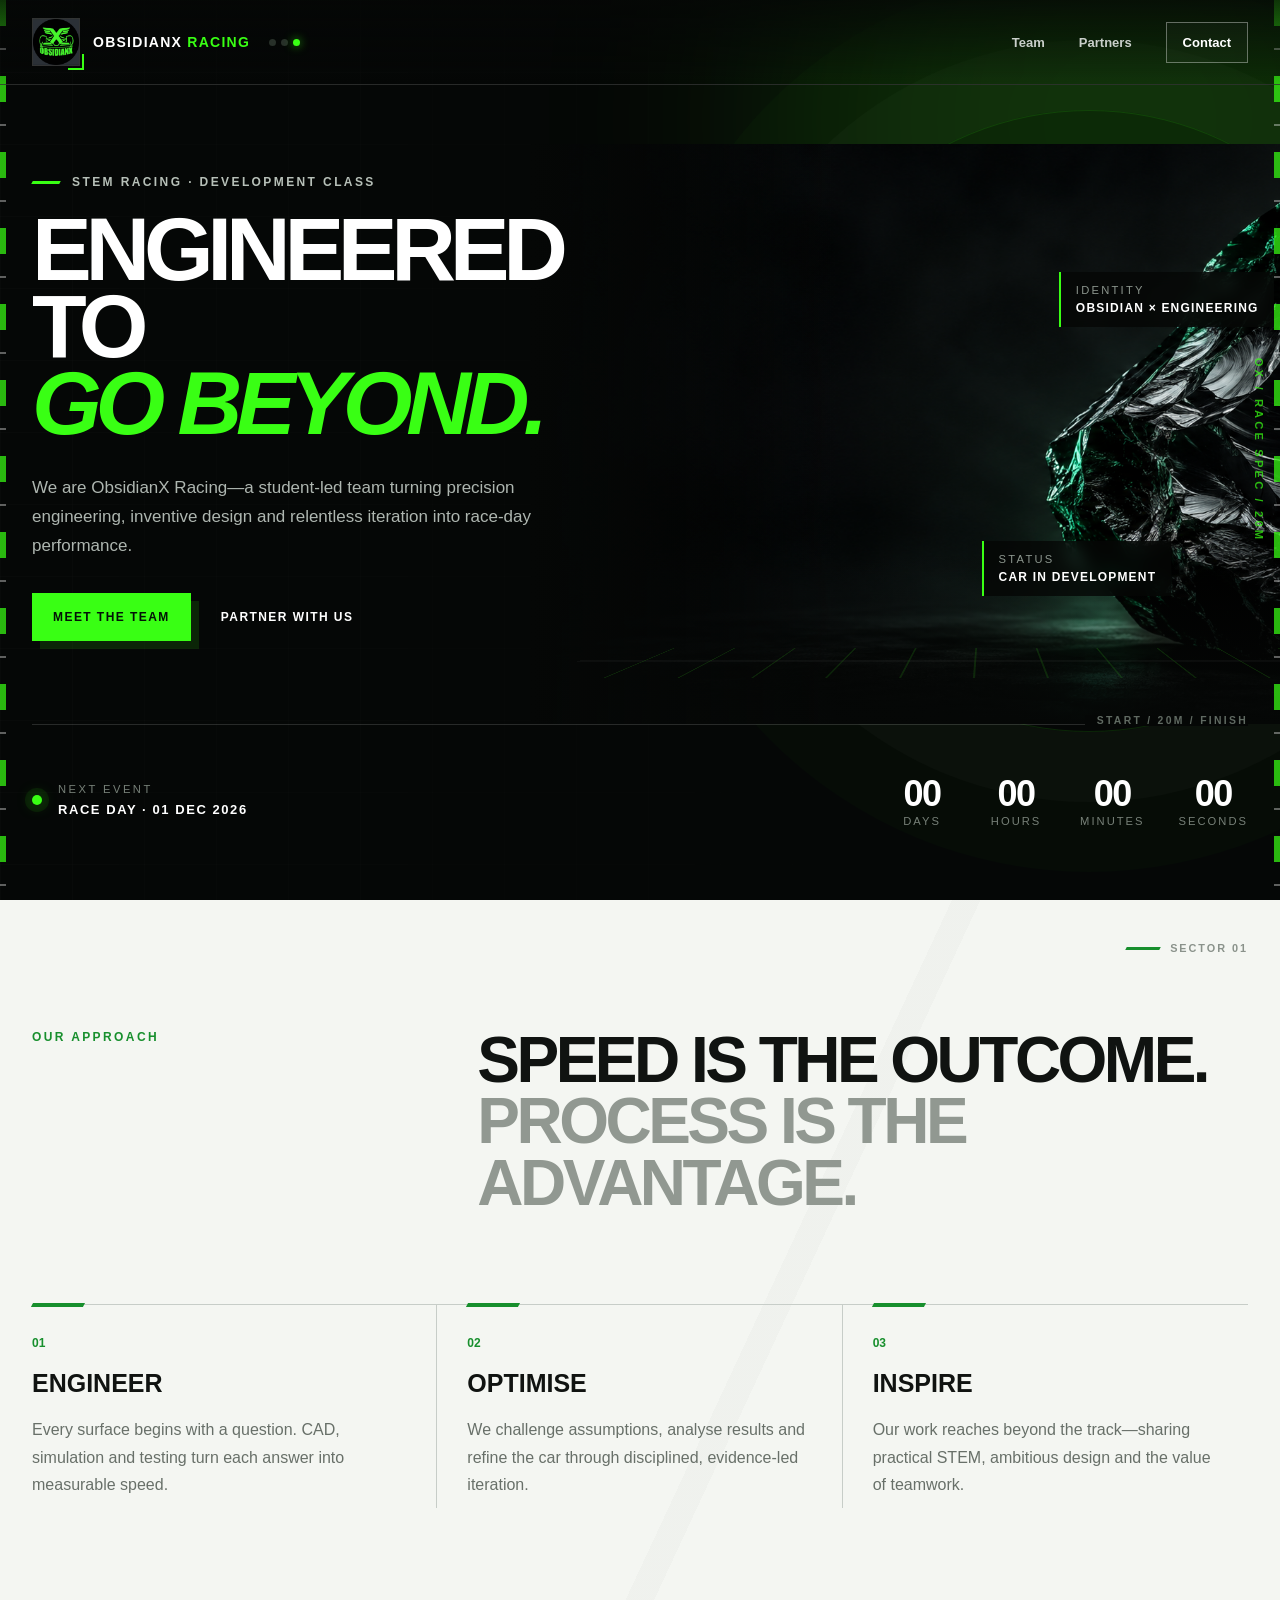
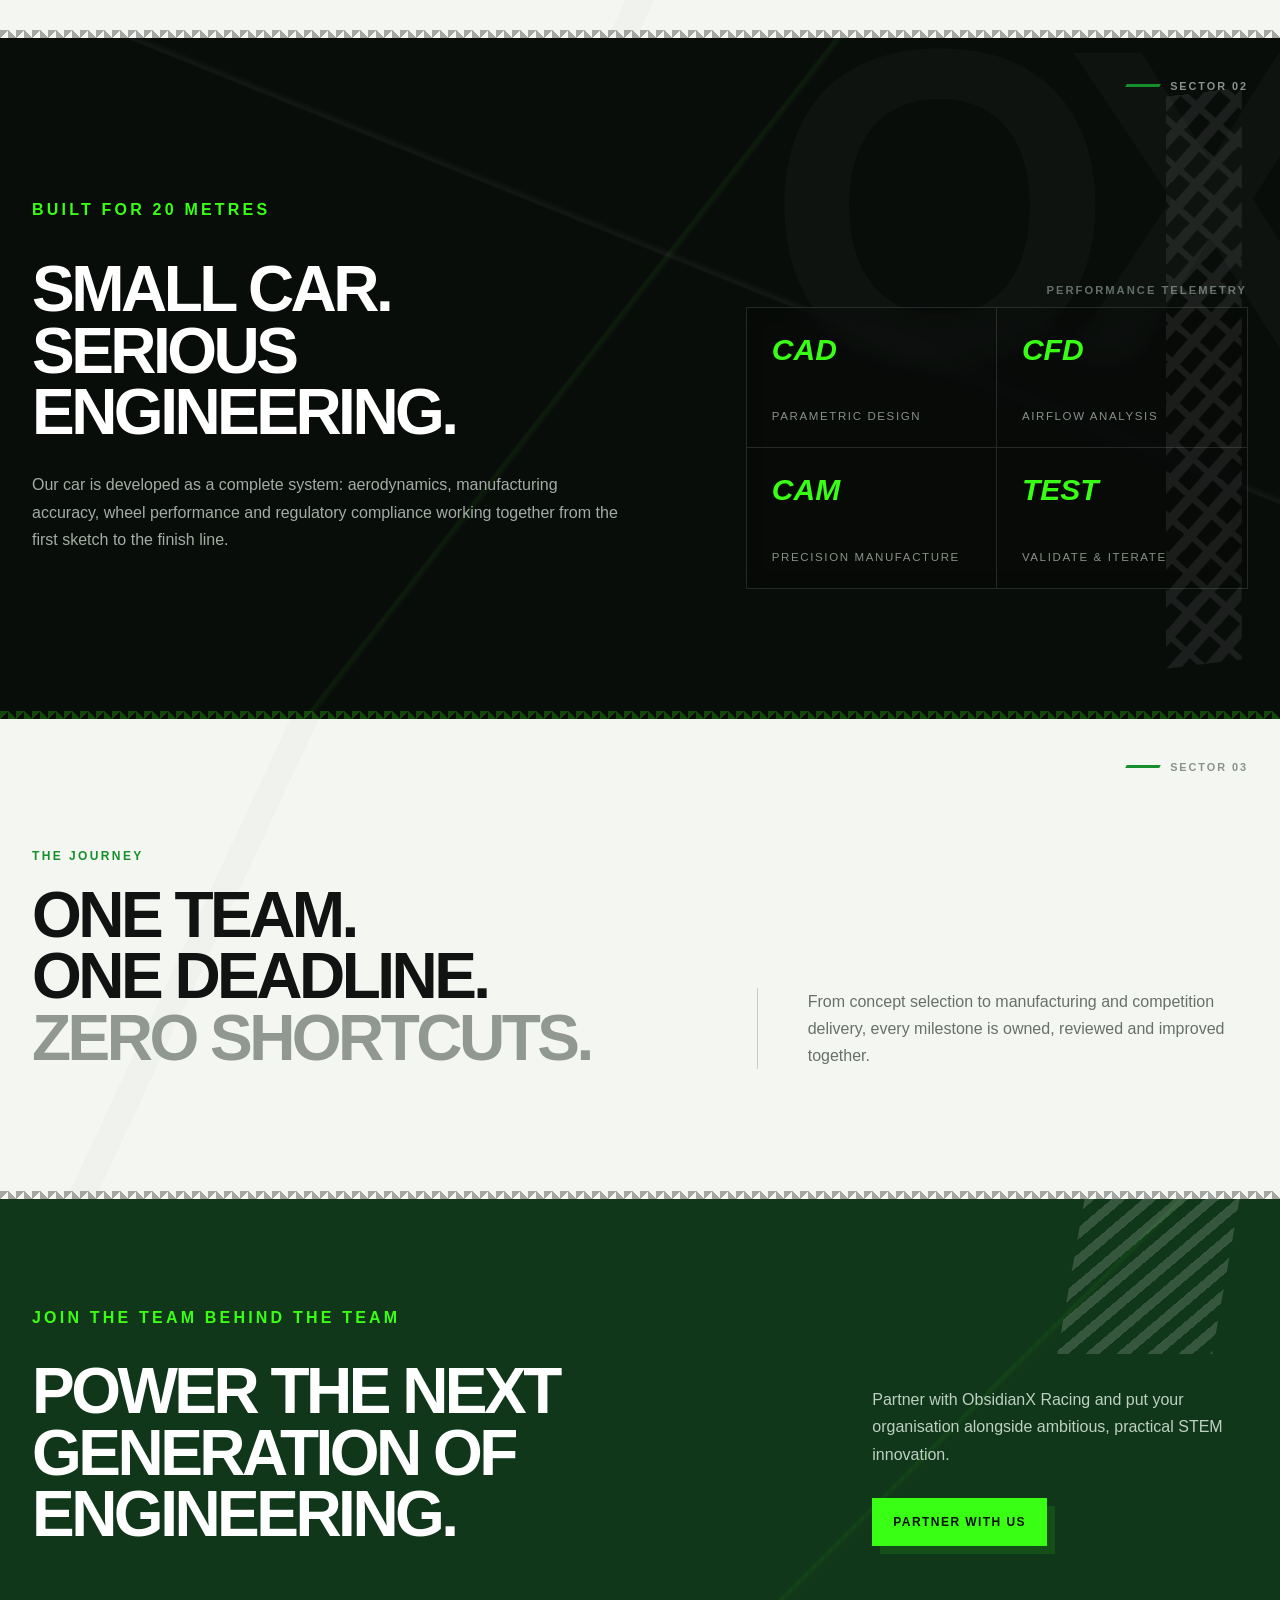
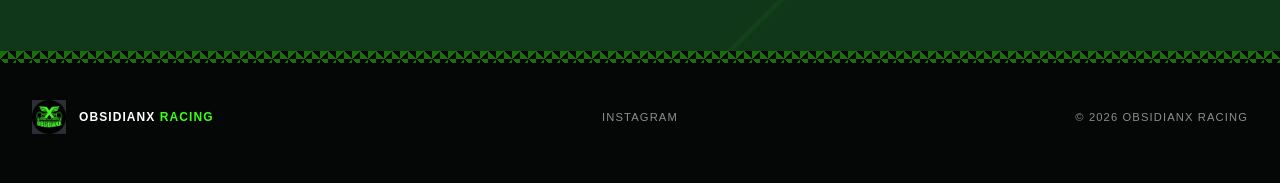
<file: index.html>
<!doctype html>
<html lang="en">
<head>
  <meta charset="utf-8">
  <meta name="viewport" content="width=device-width, initial-scale=1">
  <title>ObsidianX Racing</title>
  <meta name="description" content="ObsidianX Racing is a student-led STEM Racing Development Class team engineering performance through design, data and relentless iteration.">

  <!-- Social-sharing information. Replace the URL after GitHub Pages is live. -->
  <meta property="og:title" content="ObsidianX Racing">
  <meta property="og:description" content="Engineered to go beyond. Follow our journey to race day.">
  <meta property="og:image" content="assets/og.png">
  <meta property="og:type" content="website">

  <!-- The stylesheet controls the full visual design. -->
  <link rel="stylesheet" href="assets/style.css">
  <link rel="icon" href="assets/logo.jpg">
  <script src="assets/script.js" defer></script>
</head>
<body>
  <!-- The same navigation is inserted on every page by assets/script.js. -->
  <div data-site-header></div>

  <main>
    <!-- HERO: first screen and primary website message. -->
    <section class="hero">
      <div class="hero-grid"></div>
      <div class="hero-glow"></div>
      <div class="shell hero-content">
        <div class="hero-copy">
          <p class="eyebrow"><span></span> STEM Racing · Development Class</p>
          <h1>Engineered to<br><em>go beyond.</em></h1>
          <p class="hero-intro">We are ObsidianX Racing—a student-led team turning precision engineering, inventive design and relentless iteration into race-day performance.</p>
          <div class="hero-actions">
            <a class="button button-primary" href="team.html">Meet the team</a>
            <a class="text-link" href="partners.html">Partner with us</a>
          </div>
        </div>

        <div class="hero-visual" aria-label="Obsidian stone representing the ObsidianX identity">
          <img src="assets/obsidian-stone-hero.png" alt="A faceted black obsidian stone with subtle green reflections">
          <div class="visual-tag visual-tag-top"><span>IDENTITY</span><strong>OBSIDIAN × ENGINEERING</strong></div>
          <div class="visual-tag visual-tag-bottom"><span>STATUS</span><strong>CAR IN DEVELOPMENT</strong></div>
        </div>
      </div>

      <!-- COUNTDOWN: values are updated by assets/script.js. -->
      <div class="shell countdown-wrap">
        <div class="race-label"><span class="live-dot"></span><div><small>NEXT EVENT</small><strong>RACE DAY · 01 DEC 2026</strong></div></div>
        <div class="countdown" data-countdown role="timer" aria-label="Countdown to race day">
          <div class="countdown-unit"><strong data-days>00</strong><span>Days</span></div>
          <div class="countdown-unit"><strong data-hours>00</strong><span>Hours</span></div>
          <div class="countdown-unit"><strong data-minutes>00</strong><span>Minutes</span></div>
          <div class="countdown-unit"><strong data-seconds>00</strong><span>Seconds</span></div>
        </div>
      </div>
    </section>

    <!-- APPROACH: three principles that introduce the team. -->
    <section class="section">
      <div class="shell split-heading">
        <p class="section-kicker">Our approach</p>
        <h2>Speed is the outcome.<br><span>Process is the advantage.</span></h2>
      </div>
      <div class="shell pillar-grid">
        <article class="pillar"><span class="pillar-number">01</span><div><h3>Engineer</h3><p>Every surface begins with a question. CAD, simulation and testing turn each answer into measurable speed.</p></div></article>
        <article class="pillar"><span class="pillar-number">02</span><div><h3>Optimise</h3><p>We challenge assumptions, analyse results and refine the car through disciplined, evidence-led iteration.</p></div></article>
        <article class="pillar"><span class="pillar-number">03</span><div><h3>Inspire</h3><p>Our work reaches beyond the track—sharing practical STEM, ambitious design and the value of teamwork.</p></div></article>
      </div>
    </section>

    <!-- ENGINEERING PREVIEW: links visitors to the detailed process page. -->
    <section class="car-teaser section">
      <div class="shell car-layout">
        <div class="car-panel">
          <p class="section-kicker light">Built for 20 metres</p>
          <h2>Small car.<br>Serious engineering.</h2>
          <p>Our car is developed as a complete system: aerodynamics, manufacturing accuracy, wheel performance and regulatory compliance working together from the first sketch to the finish line.</p>
        </div>
        <div class="metrics" aria-label="Engineering focus areas">
          <div><strong>CAD</strong><span>Parametric design</span></div>
          <div><strong>CFD</strong><span>Airflow analysis</span></div>
          <div><strong>CAM</strong><span>Precision manufacture</span></div>
          <div><strong>TEST</strong><span>Validate & iterate</span></div>
        </div>
      </div>
    </section>

    <!-- JOURNEY PREVIEW -->
    <section class="section">
      <div class="shell journey-grid">
        <div><p class="section-kicker">The journey</p><h2>One team.<br>One deadline.<br><span>Zero shortcuts.</span></h2></div>
        <div class="journey-copy"><p>From concept selection to manufacturing and competition delivery, every milestone is owned, reviewed and improved together.</p></div>
      </div>
    </section>

    <!-- PARTNERSHIP CALL TO ACTION -->
    <section class="partner-cta">
      <div class="shell partner-inner">
        <div><p class="section-kicker light">Join the team behind the team</p><h2>Power the next<br>generation of engineering.</h2></div>
        <div><p>Partner with ObsidianX Racing and put your organisation alongside ambitious, practical STEM innovation.</p><a class="button button-primary" href="partners.html">Partner with us</a></div>
      </div>
    </section>
  </main>

  <div data-site-footer></div>
</body>
</html>
</file>
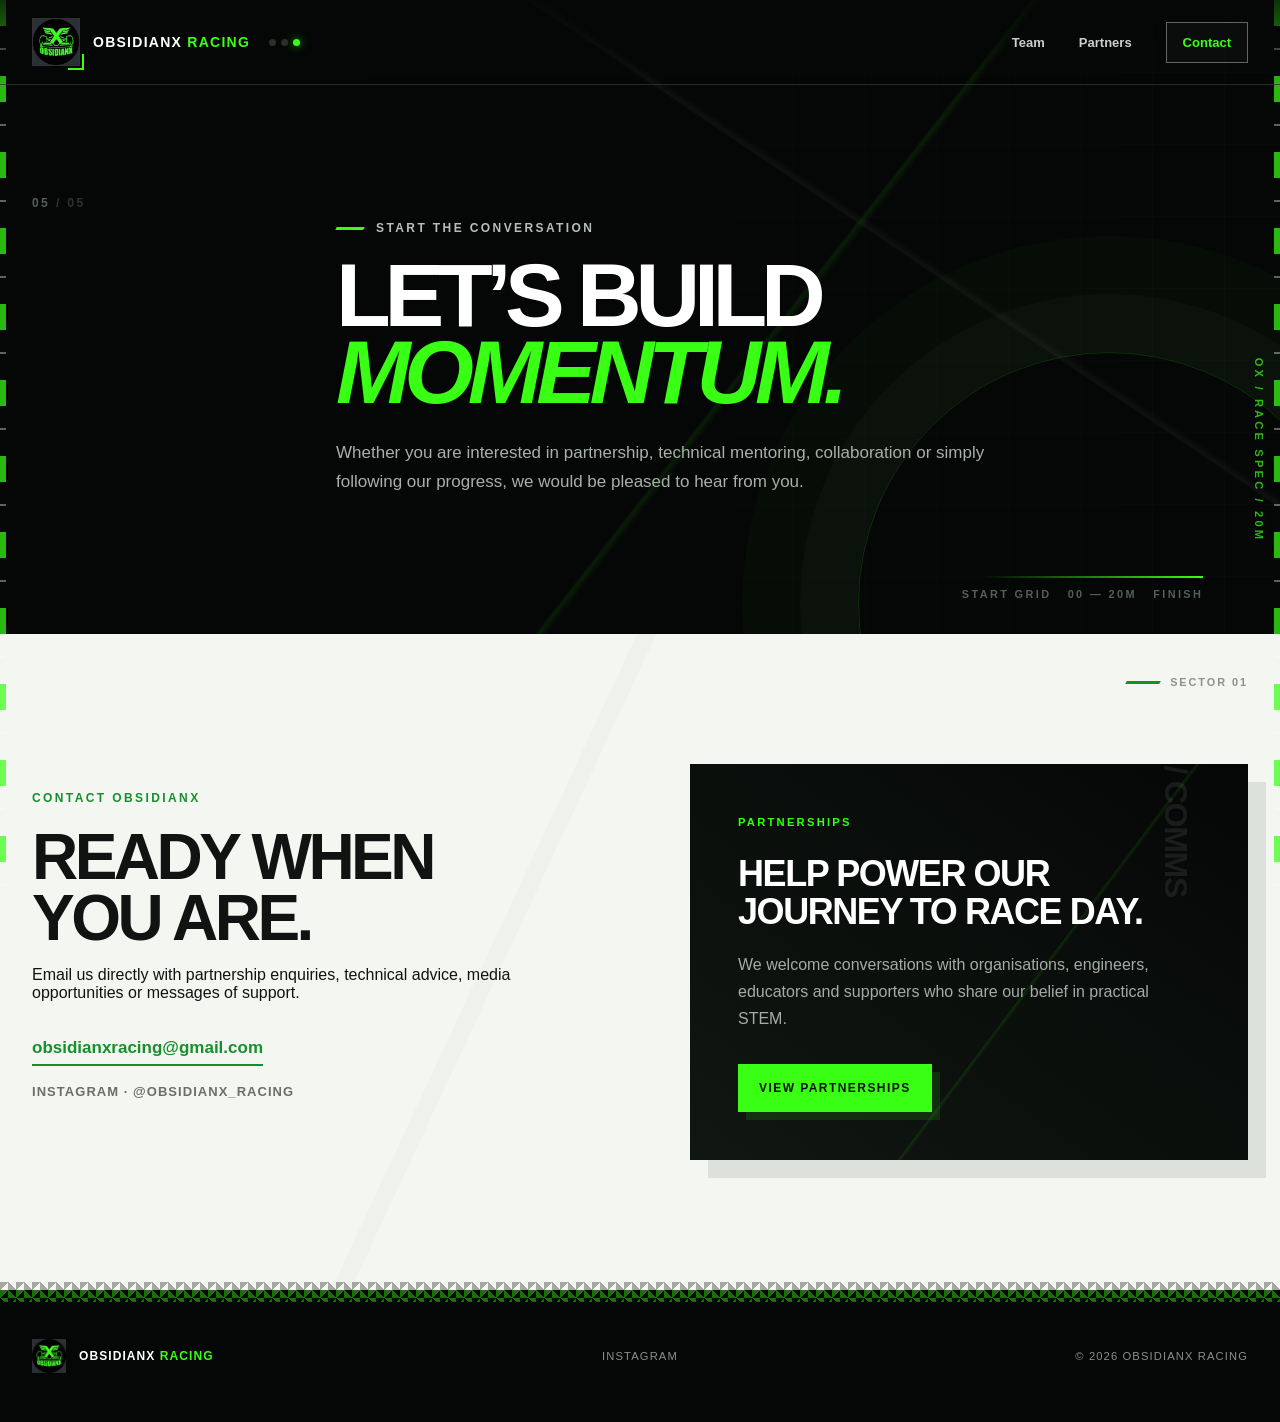
<file: contact.html>
<!doctype html>
<html lang="en">
<head>
  <meta charset="utf-8"><meta name="viewport" content="width=device-width, initial-scale=1">
  <title>Contact | ObsidianX Racing</title>
  <meta name="description" content="Start a conversation with ObsidianX Racing.">
  <link rel="stylesheet" href="assets/style.css"><link rel="icon" href="assets/logo.jpg"><script src="assets/script.js" defer></script>
</head>
<body>
  <div data-site-header></div>
  <main>
    <section class="page-hero"><div class="page-grid"></div><div class="shell page-hero-inner"><div class="page-index">05</div><div><p class="eyebrow"><span></span> Start the conversation</p><h1>Let’s build<br><em>momentum.</em></h1><p>Whether you are interested in partnership, technical mentoring, collaboration or simply following our progress, we would be pleased to hear from you.</p></div></div></section>

    <!-- The visible address is also supplied from SITE_CONFIG in script.js. -->
    <section class="section"><div class="shell contact-layout"><div><p class="section-kicker">Contact ObsidianX</p><h2>Ready when<br>you are.</h2><p>Email us directly with partnership enquiries, technical advice, media opportunities or messages of support.</p><a class="contact-email" href="mailto:obsidianxracing@gmail.com" data-team-email>obsidianxracing@gmail.com</a><a class="contact-social" href="https://www.instagram.com/obsidianx_racing/" target="_blank" rel="noopener noreferrer">Instagram · @obsidianx_racing</a></div><div class="contact-card"><span>PARTNERSHIPS</span><h3>Help power our journey to race day.</h3><p>We welcome conversations with organisations, engineers, educators and supporters who share our belief in practical STEM.</p><a class="button button-primary" href="partners.html">View partnerships</a></div></div></section>
  </main>
  <div data-site-footer></div>
</body>
</html>
</file>
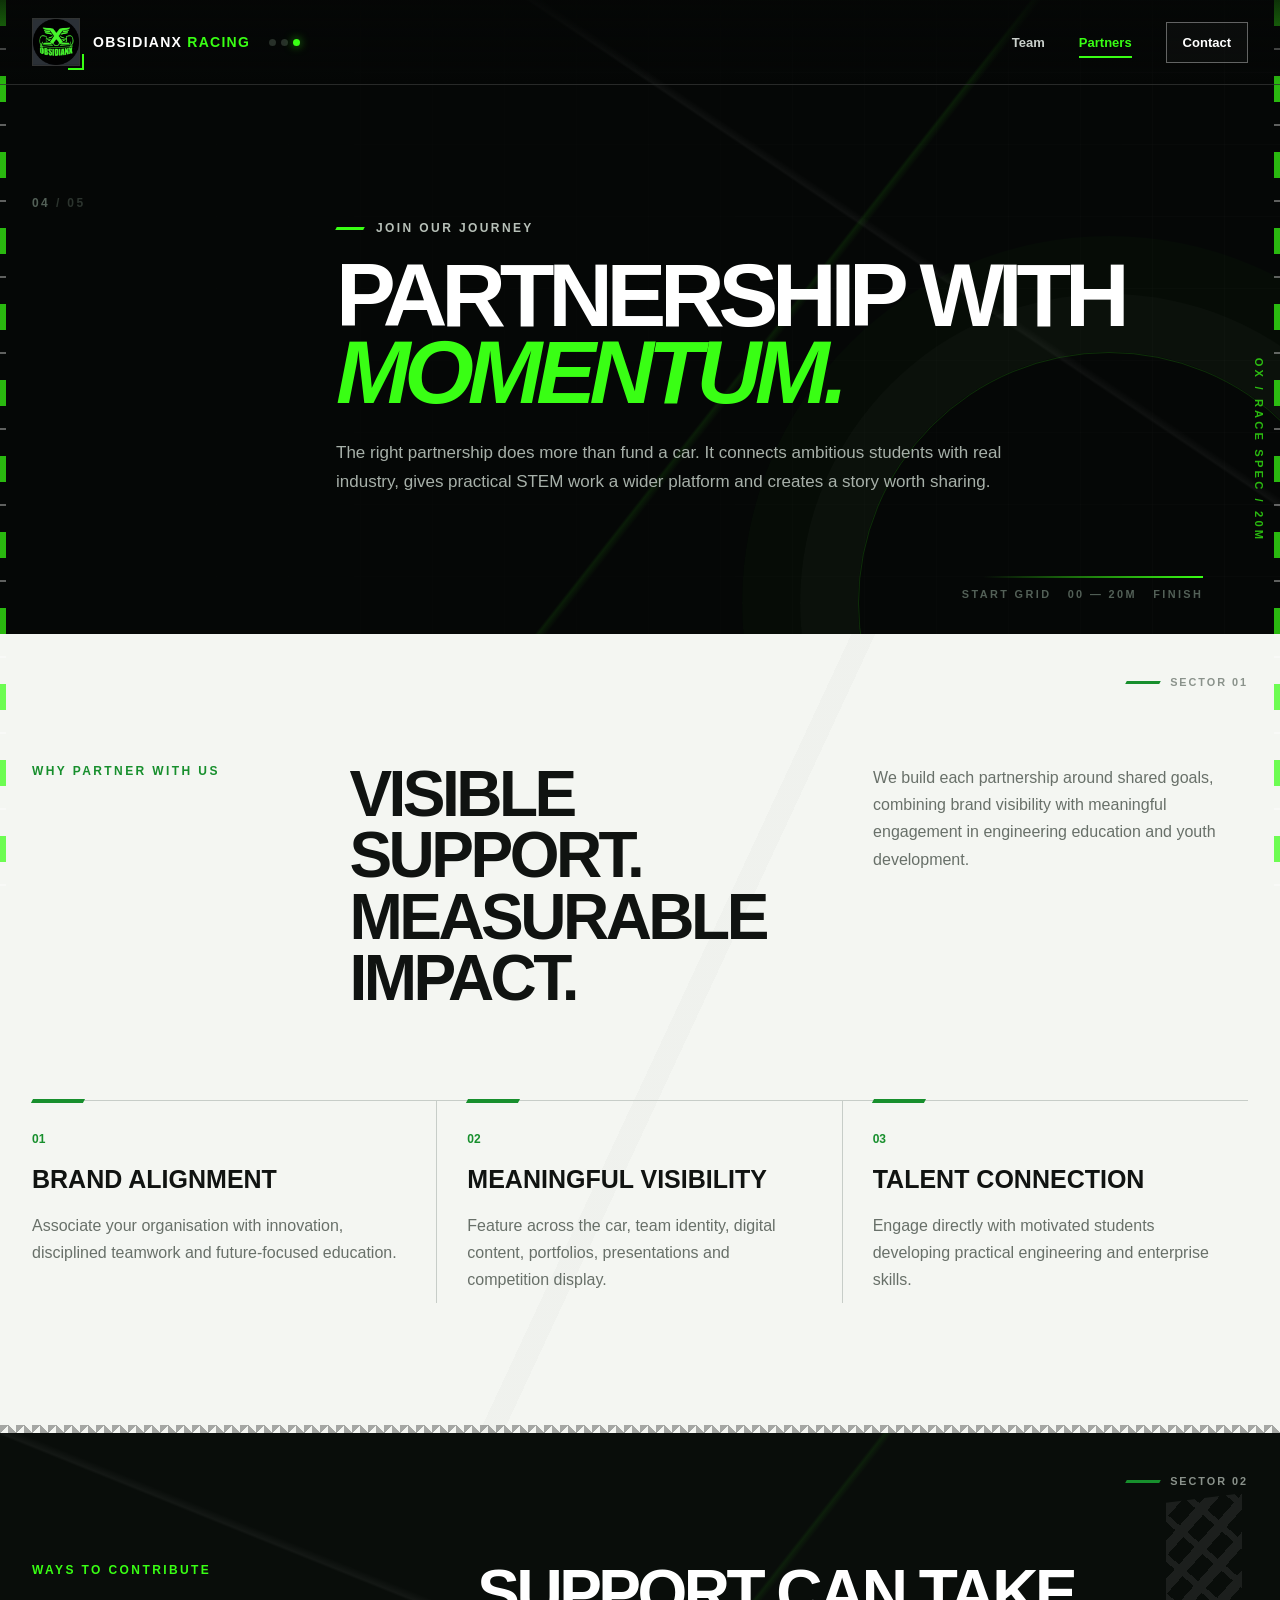
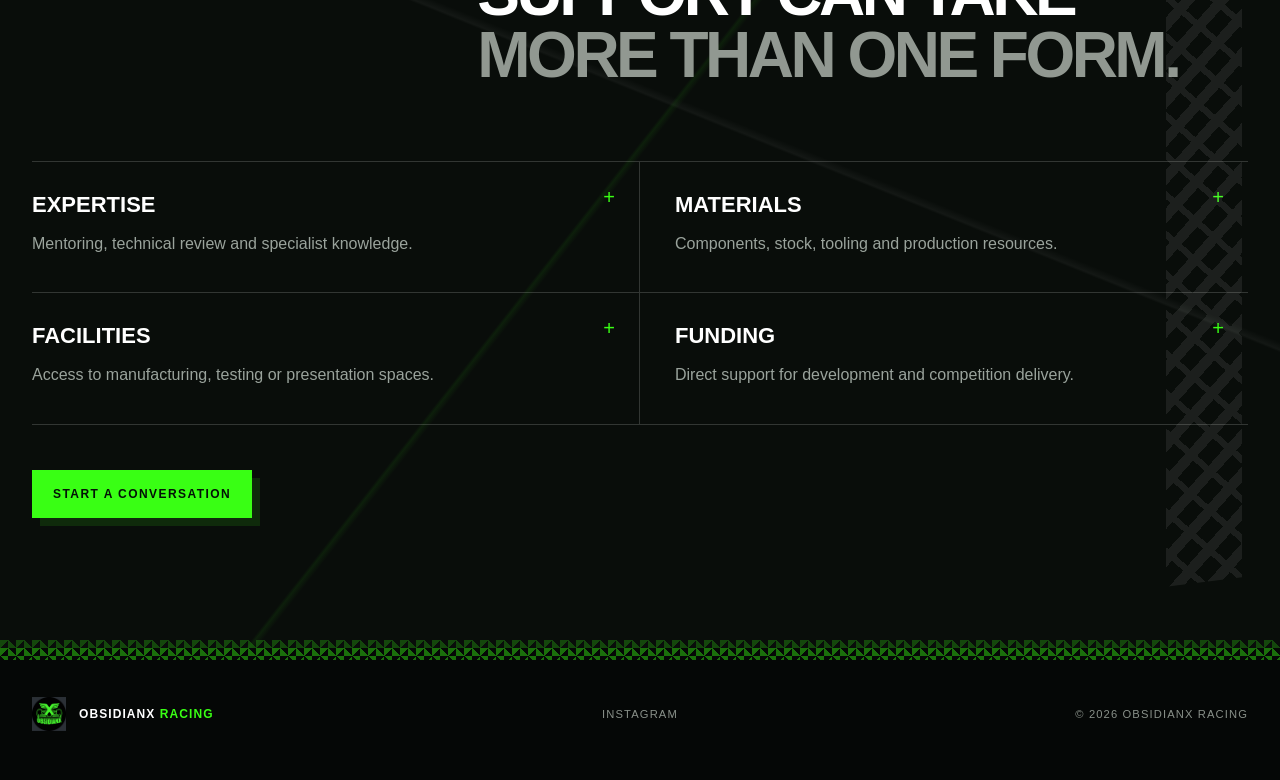
<file: partners.html>
<!doctype html>
<html lang="en">
<head>
  <meta charset="utf-8"><meta name="viewport" content="width=device-width, initial-scale=1">
  <title>Partners | ObsidianX Racing</title>
  <meta name="description" content="Partner with ObsidianX Racing and support the next generation of practical engineering talent.">
  <link rel="stylesheet" href="assets/style.css"><link rel="icon" href="assets/logo.jpg"><script src="assets/script.js" defer></script>
</head>
<body>
  <div data-site-header></div>
  <main>
    <section class="page-hero"><div class="page-grid"></div><div class="shell page-hero-inner"><div class="page-index">04</div><div><p class="eyebrow"><span></span> Join our journey</p><h1>Partnership with<br><em>momentum.</em></h1><p>The right partnership does more than fund a car. It connects ambitious students with real industry, gives practical STEM work a wider platform and creates a story worth sharing.</p></div></div></section>

    <!-- PARTNER BENEFITS -->
    <section class="section"><div class="shell content-lead"><p class="section-kicker">Why partner with us</p><h2>Visible support.<br>Measurable impact.</h2><p>We build each partnership around shared goals, combining brand visibility with meaningful engagement in engineering education and youth development.</p></div><div class="shell benefit-grid"><article><strong>01</strong><h3>Brand alignment</h3><p>Associate your organisation with innovation, disciplined teamwork and future-focused education.</p></article><article><strong>02</strong><h3>Meaningful visibility</h3><p>Feature across the car, team identity, digital content, portfolios, presentations and competition display.</p></article><article><strong>03</strong><h3>Talent connection</h3><p>Engage directly with motivated students developing practical engineering and enterprise skills.</p></article></div></section>

    <!-- SUPPORT TYPES: sponsor tiers or real sponsor logos can be added below. -->
    <section class="dark-section section"><div class="shell"><div class="split-heading"><p class="section-kicker light">Ways to contribute</p><h2>Support can take<br><span>more than one form.</span></h2></div><div class="support-grid"><article><h3>Expertise</h3><p>Mentoring, technical review and specialist knowledge.</p></article><article><h3>Materials</h3><p>Components, stock, tooling and production resources.</p></article><article><h3>Facilities</h3><p>Access to manufacturing, testing or presentation spaces.</p></article><article><h3>Funding</h3><p>Direct support for development and competition delivery.</p></article></div><a class="button button-primary partner-button" href="contact.html">Start a conversation</a></div></section>
  </main>
  <div data-site-footer></div>
</body>
</html>
</file>
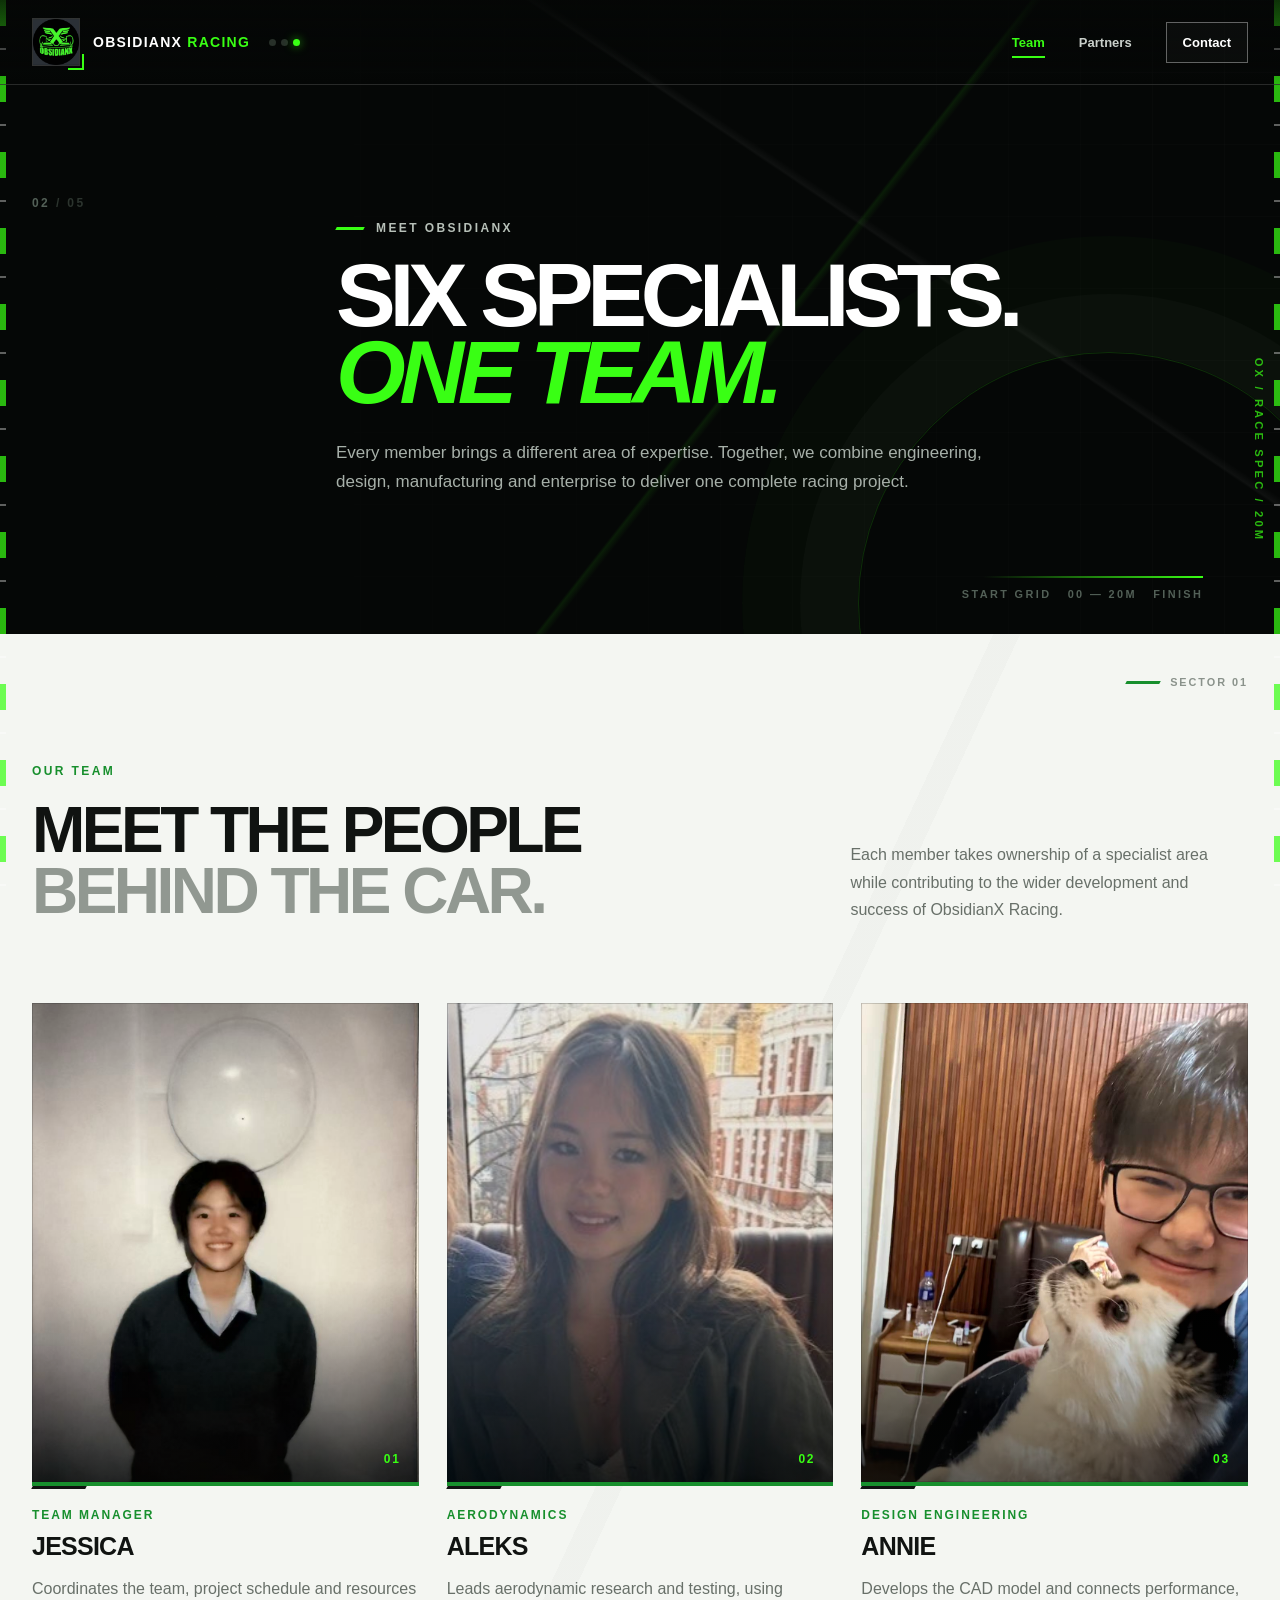
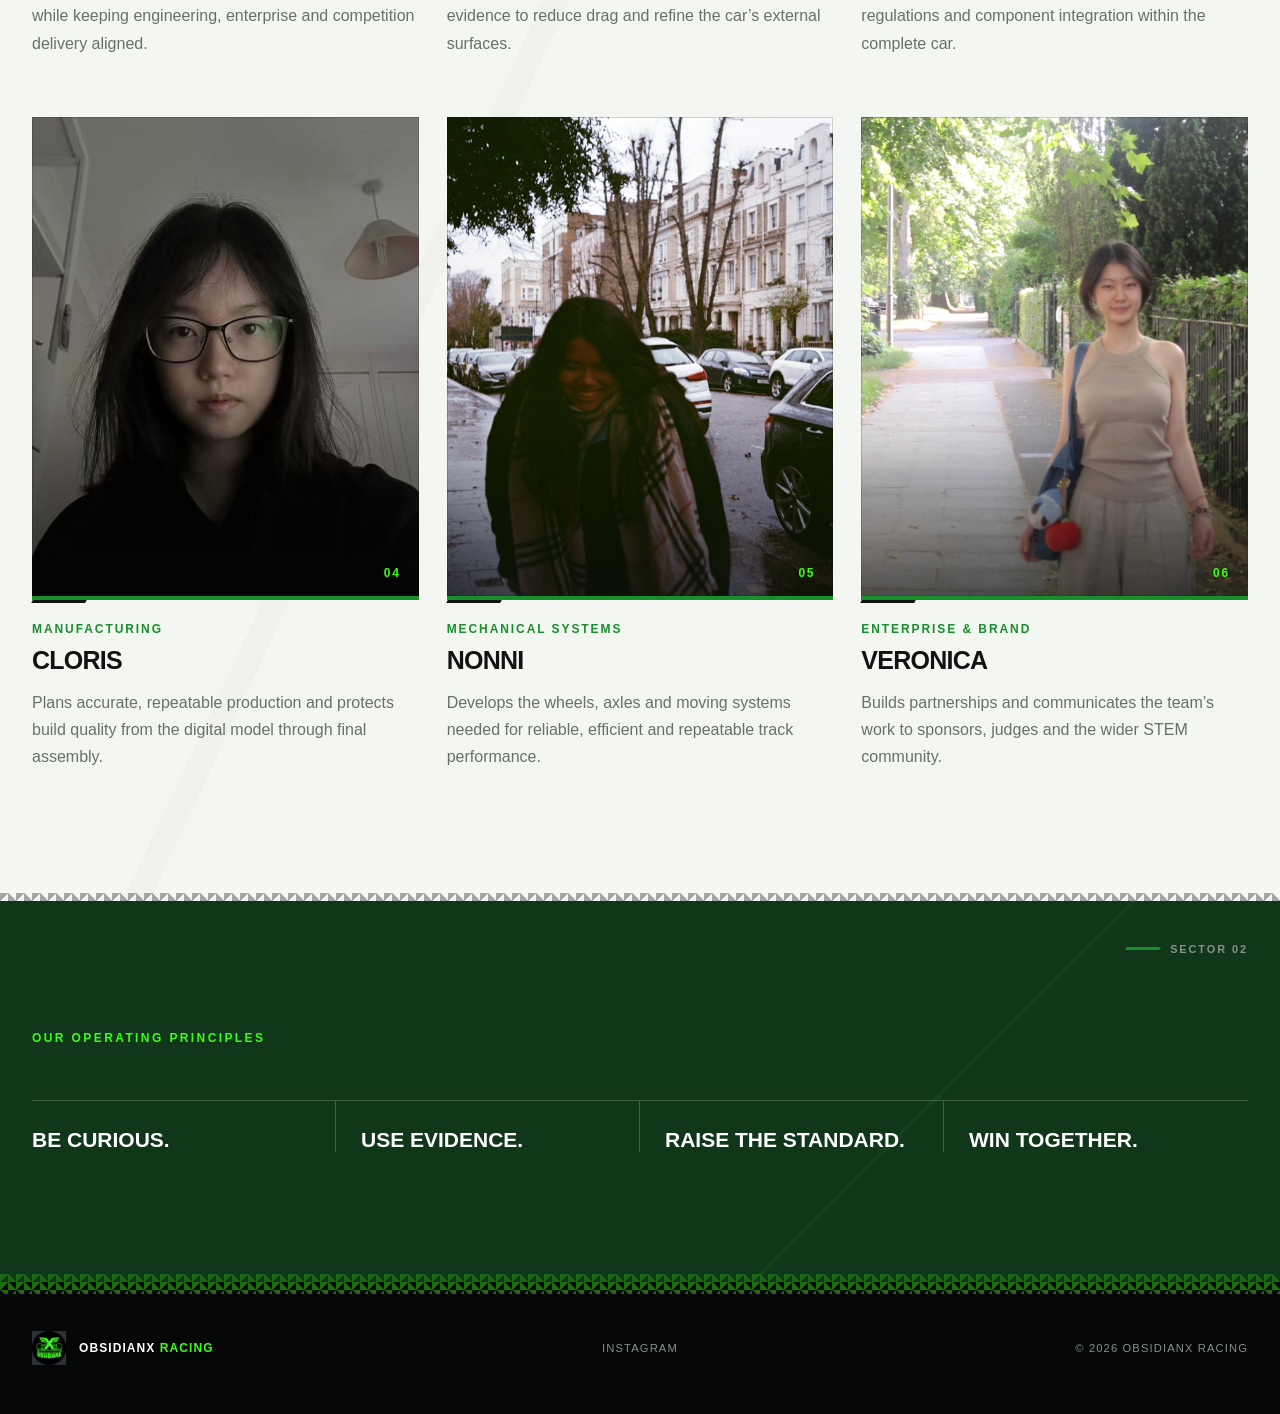
<file: team.html>
<!doctype html>
<html lang="en">
<head>
  <meta charset="utf-8">
  <meta name="viewport" content="width=device-width, initial-scale=1">
  <title>Team | ObsidianX Racing</title>
  <meta name="description" content="Meet the six members of ObsidianX Racing.">
  <link rel="stylesheet" href="assets/style.css">
  <link rel="icon" href="assets/logo.jpg">
  <script src="assets/script.js" defer></script>
</head>
<body>
  <div data-site-header></div>

  <main>
    <section class="page-hero">
      <div class="page-grid"></div>
      <div class="shell page-hero-inner">
        <div class="page-index">02</div>
        <div>
          <p class="eyebrow"><span></span> Meet ObsidianX</p>
          <h1>Six specialists.<br><em>One team.</em></h1>
          <p>Every member brings a different area of expertise. Together, we combine engineering, design, manufacturing and enterprise to deliver one complete racing project.</p>
        </div>
      </div>
    </section>

    <section class="team-members-section section">
      <div class="shell">
        <div class="team-section-heading">
          <div>
            <p class="section-kicker">Our team</p>
            <h2>Meet the people<br><span>behind the car.</span></h2>
          </div>
          <p>Each member takes ownership of a specialist area while contributing to the wider development and success of ObsidianX Racing.</p>
        </div>

        <div class="team-members-grid">
          <article class="member-card">
            <div class="member-photo">
              <img src="assets/team/jessica.jpg" alt="Jessica, Team Manager for ObsidianX Racing">
              <span class="member-number">01</span>
            </div>
            <div class="member-information">
              <p class="member-role">Team Manager</p>
              <h3>Jessica</h3>
              <p class="member-description">Coordinates the team, project schedule and resources while keeping engineering, enterprise and competition delivery aligned.</p>
            </div>
          </article>

          <article class="member-card">
            <div class="member-photo">
              <img src="assets/team/aleks.jpg" alt="Aleks, Aerodynamics Engineer for ObsidianX Racing">
              <span class="member-number">02</span>
            </div>
            <div class="member-information">
              <p class="member-role">Aerodynamics</p>
              <h3>Aleks</h3>
              <p class="member-description">Leads aerodynamic research and testing, using evidence to reduce drag and refine the car’s external surfaces.</p>
            </div>
          </article>

          <article class="member-card">
            <div class="member-photo">
              <img src="assets/team/annie.jpg" alt="Annie, Design Engineer for ObsidianX Racing">
              <span class="member-number">03</span>
            </div>
            <div class="member-information">
              <p class="member-role">Design Engineering</p>
              <h3>Annie</h3>
              <p class="member-description">Develops the CAD model and connects performance, regulations and component integration within the complete car.</p>
            </div>
          </article>

          <article class="member-card">
            <div class="member-photo">
              <img src="assets/team/cloris.jpg" alt="Cloris, Manufacturing Engineer for ObsidianX Racing">
              <span class="member-number">04</span>
            </div>
            <div class="member-information">
              <p class="member-role">Manufacturing</p>
              <h3>Cloris</h3>
              <p class="member-description">Plans accurate, repeatable production and protects build quality from the digital model through final assembly.</p>
            </div>
          </article>

          <article class="member-card">
            <div class="member-photo">
              <img src="assets/team/nonni.jpg" alt="Nonni, Mechanical Systems Engineer for ObsidianX Racing">
              <span class="member-number">05</span>
            </div>
            <div class="member-information">
              <p class="member-role">Mechanical Systems</p>
              <h3>Nonni</h3>
              <p class="member-description">Develops the wheels, axles and moving systems needed for reliable, efficient and repeatable track performance.</p>
            </div>
          </article>

          <article class="member-card">
            <div class="member-photo">
              <img src="assets/team/veronica.jpg" alt="Veronica, Enterprise and Brand Manager for ObsidianX Racing">
              <span class="member-number">06</span>
            </div>
            <div class="member-information">
              <p class="member-role">Enterprise &amp; Brand</p>
              <h3>Veronica</h3>
              <p class="member-description">Builds partnerships and communicates the team’s work to sponsors, judges and the wider STEM community.</p>
            </div>
          </article>
        </div>
      </div>
    </section>

    <section class="team-principles section">
      <div class="shell">
        <p class="section-kicker light">Our operating principles</p>
        <div class="principle-row">
          <strong>Be curious.</strong>
          <strong>Use evidence.</strong>
          <strong>Raise the standard.</strong>
          <strong>Win together.</strong>
        </div>
      </div>
    </section>
  </main>

  <div data-site-footer></div>
</body>
</html>
</file>
<file: assets/style.css>
/* OBSIDIANX RACING — complete shared stylesheet */
:root{--black:#050706;--black-soft:#0a0d0b;--ink:#101311;--paper:#f4f6f2;--white:#fff;--green:#39ff14;--green-dark:#178f2d;--grey:#687069;--light-line:#c7cdc8;--dark-line:rgba(255,255,255,.14);--content-width:1240px;--header-height:84px}
*{box-sizing:border-box}
html{scroll-behavior:smooth}
body{margin:0;overflow-x:hidden;background:linear-gradient(115deg,transparent 0 48%,rgba(15,20,16,.018) 48% 49%,transparent 49%),var(--paper);color:var(--ink);font-family:Arial,Helvetica,sans-serif}
body::selection{background:var(--green);color:var(--black)}
a{color:inherit;text-decoration:none}
img{display:block;max-width:100%}
.shell{width:min(var(--content-width),calc(100% - 64px));margin-inline:auto}
.section{position:relative;padding:130px 0}
.section-kicker,.eyebrow{margin:0 0 22px;font-size:.75rem;font-weight:900;letter-spacing:.2em;text-transform:uppercase}
.section-kicker{color:var(--green-dark)}
.section-kicker.light{color:var(--green)}

/* Racing frame, track markings and finish-line dividers */
.race-frame{position:fixed;inset:0;z-index:40;pointer-events:none}
.race-frame::before,.race-frame::after{content:"";position:absolute;top:0;bottom:0;width:6px;opacity:.72;background:repeating-linear-gradient(to bottom,var(--green) 0 26px,transparent 26px 48px,rgba(255,255,255,.5) 48px 50px,transparent 50px 76px)}
.race-frame::before{left:0}.race-frame::after{right:0}
.speed-index{position:absolute;right:15px;top:50%;writing-mode:vertical-rl;color:rgba(57,255,20,.72);font-size:.7rem;font-weight:900;letter-spacing:.28em;transform:translateY(-50%)}
.motif-section::after{content:"";position:absolute;left:0;right:0;bottom:0;height:8px;opacity:.34;background:linear-gradient(135deg,var(--ink) 25%,transparent 25%) 0 0/16px 16px,linear-gradient(315deg,var(--ink) 25%,transparent 25%) 0 0/16px 16px,linear-gradient(45deg,var(--ink) 25%,transparent 25%) 8px 8px/16px 16px,linear-gradient(225deg,var(--ink) 25%,transparent 25%) 8px 8px/16px 16px}
.motif-section.dark-section::after,.motif-section.car-teaser::after,.motif-section.team-principles::after,.motif-section.quote-band::after{opacity:.24;background:linear-gradient(135deg,var(--green) 25%,transparent 25%) 0 0/16px 16px,linear-gradient(315deg,var(--green) 25%,transparent 25%) 0 0/16px 16px,linear-gradient(45deg,var(--green) 25%,transparent 25%) 8px 8px/16px 16px,linear-gradient(225deg,var(--green) 25%,transparent 25%) 8px 8px/16px 16px}
.apex-marker{position:absolute;right:max(32px,calc((100vw - var(--content-width))/2));top:42px;display:flex;align-items:center;gap:10px;color:#8a928b;font-size:.68rem;font-weight:900;letter-spacing:.18em;text-transform:uppercase}
.apex-marker::before{content:"";width:34px;height:3px;background:var(--green-dark);transform:skewX(-28deg)}
.track-gauge{position:absolute;z-index:2;right:6vw;bottom:34px;color:#536057;font-size:.68rem;font-weight:900;letter-spacing:.22em}.track-gauge::before{content:"";position:absolute;right:0;top:-12px;width:220px;height:2px;background:linear-gradient(90deg,transparent,var(--green))}
.tyre-tread{position:absolute;right:3vw;top:8%;bottom:8%;width:76px;opacity:.075;background:repeating-linear-gradient(135deg,#fff 0 11px,transparent 11px 27px),repeating-linear-gradient(45deg,transparent 0 22px,#fff 22px 28px);transform:skewY(-7deg);pointer-events:none}

/* Navigation */
.site-header{position:absolute;inset:0 0 auto;z-index:50;color:#fff;border-bottom:1px solid var(--dark-line);background:linear-gradient(to bottom,rgba(5,7,6,.76),transparent)}
.nav-inner{min-height:var(--header-height);display:flex;align-items:center;justify-content:space-between}
.brand,.footer-brand{display:inline-flex;align-items:center;gap:13px;font-size:.875rem;font-weight:900;letter-spacing:.09em}
.brand-logo-wrap{position:relative}.brand img{width:48px;height:48px;object-fit:cover;border:1px solid rgba(255,255,255,.18)}
.brand-logo-wrap::after{content:"";position:absolute;right:-4px;bottom:-4px;width:14px;height:14px;border-right:2px solid var(--green);border-bottom:2px solid var(--green)}
.brand b,.footer-brand span{color:var(--green)}
.nav-status{display:flex;gap:5px;margin-left:6px}.nav-status i{width:7px;height:7px;border-radius:50%;background:#283029}.nav-status i:last-child{background:var(--green);box-shadow:0 0 10px rgba(57,255,20,.7)}
.nav-links{display:flex;align-items:center;gap:34px;font-size:.8125rem;font-weight:800}
.nav-links>a:not(.nav-contact){position:relative;color:#cad0cb;transition:color .2s}.nav-links>a:not(.nav-contact)::after{content:"";position:absolute;left:0;right:100%;bottom:-8px;height:2px;background:var(--green);transition:right .25s}.nav-links>a:hover,.nav-links>a.active{color:var(--green)}.nav-links>a:hover::after,.nav-links>a.active::after{right:0}
.nav-contact{display:flex;gap:22px;padding:12px 16px;border:1px solid rgba(255,255,255,.36);background:rgba(255,255,255,.025)}
.menu-button{display:none;border:0;background:transparent;padding:10px;cursor:pointer}.menu-button span{display:block;width:24px;height:2px;margin:5px 0;background:#fff}

/* Home hero */
.hero{min-height:900px;position:relative;overflow:hidden;padding-top:var(--header-height);background:var(--black);color:#fff}
.hero::before{content:"";position:absolute;right:-120px;top:110px;width:620px;height:620px;border:1px solid rgba(57,255,20,.13);border-radius:50%;box-shadow:0 0 0 70px rgba(255,255,255,.018),0 0 0 140px rgba(57,255,20,.018)}
.hero-grid,.page-grid{position:absolute;inset:0;opacity:.17;background-image:linear-gradient(rgba(255,255,255,.08) 1px,transparent 1px),linear-gradient(90deg,rgba(255,255,255,.08) 1px,transparent 1px);background-size:72px 72px}.hero-grid{mask-image:linear-gradient(to right,#000,transparent 75%)}
.hero-glow{position:absolute;width:700px;height:700px;right:-200px;top:-230px;border-radius:50%;background:rgba(57,255,20,.14);filter:blur(120px)}
.hero-content{position:relative;min-height:640px;display:grid;grid-template-columns:.88fr 1.12fr;align-items:center;padding-top:58px}.hero-copy{position:relative;z-index:2;padding-bottom:50px}
.eyebrow{display:flex;align-items:center;gap:12px;color:#b7c0b8}.eyebrow span{width:28px;height:3px;background:var(--green);transform:skewX(-28deg)}
.hero h1,.page-hero h1{margin:0;font-size:clamp(58px,7vw,104px);line-height:.86;letter-spacing:-.07em;text-transform:uppercase;font-weight:900}.hero h1 em,.page-hero h1 em{color:var(--green);font-style:italic}
.hero-intro{max-width:545px;margin:32px 0;color:#aeb6b0;font-size:1.0625rem;line-height:1.7}.hero-actions{display:flex;align-items:center;gap:30px}
.hero-visual{position:absolute;inset:60px -15vw 0 41%;overflow:hidden}.hero-visual::before{content:"";position:absolute;z-index:2;inset:auto 0 8% 0;height:70px;opacity:.36;background:repeating-linear-gradient(90deg,transparent 0 72px,rgba(57,255,20,.34) 72px 74px),linear-gradient(transparent 47%,rgba(255,255,255,.22) 48% 50%,transparent 51%);transform:perspective(260px) rotateX(58deg);transform-origin:bottom}.hero-visual::after{content:"";position:absolute;inset:0;background:linear-gradient(90deg,var(--black),transparent 34%),linear-gradient(0deg,var(--black),transparent 30%)}.hero-visual img{width:100%;height:100%;object-fit:cover}
.visual-tag{position:absolute;z-index:3;display:grid;gap:5px;padding:12px 15px;background:rgba(5,7,6,.8);border-left:2px solid var(--green);backdrop-filter:blur(8px)}.visual-tag span{color:#8c968e;font-size:.7rem;letter-spacing:.2em}.visual-tag strong{font-size:.75rem;letter-spacing:.1em}.visual-tag-top{right:13vw;top:22%}.visual-tag-bottom{right:21vw;bottom:22%}
.button{display:inline-flex;justify-content:space-between;align-items:center;gap:34px;padding:17px 21px;border-radius:0;font-size:.75rem;font-weight:900;letter-spacing:.12em;text-transform:uppercase;transition:transform .2s,box-shadow .2s}.button:hover{transform:translateY(-2px) skewX(-1deg)}.button-primary{background:var(--green);color:#031207;box-shadow:8px 8px 0 rgba(57,255,20,.12)}.button-light{border:1px solid rgba(255,255,255,.34);color:#fff}.text-link{display:inline-flex;gap:12px;color:#fff;font-size:.75rem;font-weight:900;letter-spacing:.12em;text-transform:uppercase}.text-link span{color:var(--green)}.text-link.dark{color:var(--ink)}
.countdown-wrap{position:relative;min-height:150px;display:flex;align-items:center;justify-content:space-between;border-top:1px solid var(--dark-line)}.countdown-wrap::before{content:"START / 20M / FINISH";position:absolute;top:-10px;right:0;padding-left:12px;background:var(--black);color:#606a62;font-size:.65rem;font-weight:900;letter-spacing:.22em}.race-label{display:flex;align-items:center;gap:16px}.race-label div{display:grid;gap:7px}.race-label small{color:#778078;font-size:.7rem;letter-spacing:.22em}.race-label strong{font-size:.8125rem;letter-spacing:.12em}.live-dot{width:10px;height:10px;border-radius:50%;background:var(--green);box-shadow:0 0 0 7px rgba(57,255,20,.08),0 0 16px rgba(57,255,20,.4)}
.countdown{display:flex;gap:34px}.countdown-unit{min-width:60px;display:grid;text-align:center}.countdown-unit strong{font-variant-numeric:tabular-nums;font-size:2.25rem;letter-spacing:-.04em}.countdown-unit span{color:#778078;font-size:.7rem;letter-spacing:.18em;text-transform:uppercase}

/* Shared page sections */
.split-heading,.journey-grid,.partner-inner{display:grid;grid-template-columns:1fr 2fr;gap:60px;align-items:start}
.split-heading h2,.journey-grid h2,.partner-inner h2,.car-panel h2,.content-lead h2,.contact-layout h2,.team-section-heading h2{margin:0;font-size:clamp(42px,5vw,70px);line-height:.96;letter-spacing:-.055em;text-transform:uppercase}.split-heading h2 span,.journey-grid h2 span,.team-section-heading h2 span{color:#919891}
.pillar-grid,.benefit-grid{margin-top:90px;display:grid;grid-template-columns:repeat(3,1fr);border-top:1px solid var(--light-line)}.pillar,.benefit-grid article{position:relative;padding:28px 30px 10px 0;border-right:1px solid var(--light-line)}.pillar::before,.benefit-grid article::before{content:"";position:absolute;left:0;top:-2px;width:52px;height:4px;background:var(--green-dark);transform:skewX(-28deg)}.pillar+.pillar,.benefit-grid article+article{padding-left:30px}.pillar+.pillar::before,.benefit-grid article+article::before{left:30px}.pillar:last-child,.benefit-grid article:last-child{border-right:0}.pillar-number,.benefit-grid strong{color:var(--green-dark);font-size:.75rem;font-weight:900}.pillar h3,.benefit-grid h3{margin:18px 0;font-size:1.5625rem;text-transform:uppercase}
.pillar p,.car-panel p,.journey-copy p,.partner-inner p,.content-lead>p:last-child,.process-list p,.discipline-grid p,.role-grid p,.timeline p,.benefit-grid p,.support-grid p,.contact-card p{margin:0;color:var(--grey);font-size:1rem;line-height:1.7}
.car-teaser,.dark-section{position:relative;overflow:hidden;background:linear-gradient(128deg,transparent 0 46%,rgba(57,255,20,.075) 46.2%,transparent 46.6%),linear-gradient(22deg,transparent 0 61%,rgba(255,255,255,.045) 61.2%,transparent 61.8%),#090d0a;color:#fff}.car-teaser::before{content:"OX";position:absolute;right:-2vw;top:-7vw;color:rgba(255,255,255,.025);font-size:35vw;font-weight:900;letter-spacing:-.12em}.car-layout{position:relative;display:grid;grid-template-columns:1.1fr .9fr;gap:100px;align-items:end}.car-panel p{max-width:590px;margin:28px 0 36px;color:#a3aca5}
.metrics{position:relative;display:grid;grid-template-columns:1fr 1fr;border:1px solid rgba(255,255,255,.13);background:rgba(0,0,0,.22);backdrop-filter:blur(10px)}.metrics::before{content:"PERFORMANCE TELEMETRY";position:absolute;right:0;top:-24px;color:#637068;font-size:.7rem;font-weight:900;letter-spacing:.18em}.metrics div{min-height:140px;padding:25px;display:flex;flex-direction:column;justify-content:space-between;border-right:1px solid rgba(255,255,255,.13);border-bottom:1px solid rgba(255,255,255,.13)}.metrics div:nth-child(2n){border-right:0}.metrics div:nth-child(n+3){border-bottom:0}.metrics strong{color:var(--green);font-size:1.875rem;font-style:italic}.metrics span{color:#879087;font-size:.72rem;letter-spacing:.14em;text-transform:uppercase}
.journey-grid{grid-template-columns:1.15fr .85fr;align-items:end}.journey-copy{padding-left:50px;border-left:1px solid var(--light-line)}.journey-copy .text-link{margin-top:32px}
.partner-cta,.team-principles,.journey-count{background:linear-gradient(135deg,transparent 0 68%,rgba(57,255,20,.07) 68.2%,transparent 68.6%),#103719;color:#fff}.partner-cta{position:relative;overflow:hidden;padding:105px 0}.partner-cta::before{content:"";position:absolute;right:4vw;top:-35px;width:155px;height:190px;opacity:.16;background:repeating-linear-gradient(135deg,#fff 0 10px,transparent 10px 22px);transform:skewX(-10deg)}.partner-inner{position:relative;grid-template-columns:1.35fr .65fr;align-items:end}.partner-inner p{margin-bottom:30px;color:#bfd0c2}

/* Inner page heroes and layouts */
.page-hero{position:relative;overflow:hidden;padding-top:var(--header-height);background:linear-gradient(128deg,transparent 0 58%,rgba(57,255,20,.085) 58.2%,transparent 58.7%),linear-gradient(34deg,transparent 0 66%,rgba(255,255,255,.04) 66.2%,transparent 66.8%),var(--black);color:#fff}.page-hero::after{content:"";position:absolute;right:-80px;bottom:-220px;width:500px;height:500px;border-radius:50%;border:1px solid rgba(57,255,20,.16);box-shadow:0 0 0 58px rgba(255,255,255,.02),0 0 0 116px rgba(57,255,20,.018)}.page-grid{mask-image:linear-gradient(90deg,transparent,#000)}.page-hero-inner{min-height:550px;position:relative;z-index:1;display:grid;grid-template-columns:1fr 3fr;align-items:center}.page-index{align-self:start;padding-top:112px;color:#536057;font-size:.75rem;font-weight:900;letter-spacing:.2em}.page-index::after{content:" / 05";color:#2c342e}.page-hero-inner>div:last-child>p:last-child{max-width:690px;margin:28px 0 0;color:#a7b0a9;font-size:1.0625rem;line-height:1.7}
.content-lead{display:grid;grid-template-columns:.7fr 1.25fr 1fr;gap:55px;align-items:start}.process-list{margin-top:90px;border-top:1px solid var(--light-line)}.process-list article{position:relative;min-height:130px;display:grid;grid-template-columns:.45fr 1fr 2fr;align-items:center;gap:35px;border-bottom:1px solid var(--light-line)}.process-list article::after{content:"";position:absolute;left:0;bottom:-1px;width:0;height:2px;background:var(--green-dark);transition:width .35s}.process-list article:hover::after{width:100%}.process-list span,.role-grid>article>span{color:var(--green-dark);font-size:.75rem;font-weight:900}.process-list h3,.role-grid h3,.timeline h3{margin:0;font-size:1.625rem;text-transform:uppercase}
.discipline-grid{margin-top:80px;display:grid;grid-template-columns:repeat(3,1fr);border-top:1px solid rgba(255,255,255,.18)}.discipline-grid article{position:relative;padding:35px 35px 10px 0;border-right:1px solid rgba(255,255,255,.18)}.discipline-grid article::before{content:"";position:absolute;left:0;top:-3px;width:42px;height:5px;background:var(--green);transform:skewX(-28deg)}.discipline-grid article+article{padding-left:35px}.discipline-grid article+article::before{left:35px}.discipline-grid article:last-child{border-right:0}.discipline-grid small,.role-grid small,.timeline small{color:var(--green);font-size:.7rem;letter-spacing:.18em}.discipline-grid h3{margin:18px 0;font-size:1.75rem;text-transform:uppercase}.discipline-grid p,.support-grid p{color:#9aa39c}
.quote-band{overflow:hidden;background:repeating-linear-gradient(135deg,rgba(0,0,0,.06) 0 12px,transparent 12px 34px),var(--green)}.quote-band .shell{position:relative;display:flex;justify-content:space-between;gap:50px;align-items:flex-end}.quote-band p{max-width:900px;margin:0;font-size:clamp(30px,4vw,60px);font-weight:900;letter-spacing:-.05em;line-height:1.05;text-transform:uppercase}.quote-band span{max-width:150px;font-size:.7rem;font-weight:900;letter-spacing:.17em;line-height:1.6}
.role-grid{margin-top:90px;display:grid;grid-template-columns:1fr 1fr;border-top:1px solid var(--light-line)}.role-grid article{display:grid;grid-template-columns:55px 1fr;gap:20px;padding:35px 35px 40px 0;border-bottom:1px solid var(--light-line)}.role-grid article:nth-child(2n){padding-left:35px;border-left:1px solid var(--light-line)}.role-grid h3{margin:12px 0 16px}.role-grid small{color:#777f78}
.principle-row{margin-top:55px;display:grid;grid-template-columns:repeat(4,1fr);border-top:1px solid rgba(255,255,255,.2)}.principle-row strong{padding:27px 25px 0 0;border-right:1px solid rgba(255,255,255,.2);font-size:1.3125rem;text-transform:uppercase}.principle-row strong+strong{padding-left:25px}.principle-row strong:last-child{border-right:0}
.journey-count{position:relative;padding:55px 0}.journey-count::before{content:"";position:absolute;left:0;right:0;bottom:0;height:10px;opacity:.5;background:repeating-linear-gradient(90deg,#fff 0 16px,#111 16px 32px)}.journey-count>.shell{display:flex;align-items:center;justify-content:space-between}.journey-count h2{margin:0;font-size:2.125rem;text-transform:uppercase}.timeline{max-width:980px}.timeline article{min-height:185px;display:grid;grid-template-columns:110px 1fr;gap:42px}.timeline-mark{position:relative;display:flex;justify-content:center}.timeline-mark span{width:52px;height:52px;display:grid;place-items:center;background:var(--black-soft);border:1px solid #303832;color:var(--green);font-size:.75rem;font-weight:900;clip-path:polygon(50% 0,100% 50%,50% 100%,0 50%)}.timeline-mark i{position:absolute;top:52px;bottom:0;width:2px;background:linear-gradient(var(--green-dark),#bcc4bd)}.timeline article:last-child .timeline-mark i{display:none}.timeline h3{margin:11px 0 15px}
.support-grid{margin-top:75px;display:grid;grid-template-columns:1fr 1fr;border-top:1px solid rgba(255,255,255,.17)}.support-grid article{position:relative;padding:30px 35px 35px 0;border-right:1px solid rgba(255,255,255,.17);border-bottom:1px solid rgba(255,255,255,.17)}.support-grid article::after{content:"+";position:absolute;right:24px;top:24px;color:var(--green);font-size:1.25rem;font-weight:300}.support-grid article:nth-child(2n){padding-left:35px;border-right:0}.support-grid h3{margin:0 0 12px;font-size:1.375rem;text-transform:uppercase}.partner-button{margin-top:45px}
.contact-layout{display:grid;grid-template-columns:1fr 1fr;gap:100px;align-items:center}.contact-layout>div>p:last-child{max-width:520px;margin-top:28px;color:var(--grey);line-height:1.7}.contact-card{position:relative;overflow:hidden;padding:48px;background:linear-gradient(127deg,transparent 0 59%,rgba(57,255,20,.11) 59.2%,transparent 59.7%),linear-gradient(35deg,#101612,#050706);color:#fff;box-shadow:18px 18px 0 #dce1dc}.contact-card::after{content:"PIT / COMMS";position:absolute;right:-20px;top:22px;color:rgba(255,255,255,.08);font-size:2rem;font-weight:900;letter-spacing:-.04em;transform:rotate(90deg)}.contact-card>span{color:var(--green);font-size:.7rem;font-weight:900;letter-spacing:.2em}.contact-card h3{margin:25px 0 20px;font-size:2.25rem;line-height:1.05;letter-spacing:-.04em;text-transform:uppercase}.contact-card p{margin-bottom:32px;color:#a3aca5}.contact-email{display:inline-block;margin:20px 0 18px;padding-bottom:6px;border-bottom:2px solid var(--green-dark);color:var(--green-dark);font-size:1.0625rem;font-weight:900}.contact-social{display:block;width:max-content;margin-bottom:35px;color:var(--grey);font-size:.8125rem;font-weight:800;letter-spacing:.08em;text-transform:uppercase}.contact-social:hover{color:var(--green-dark)}.contact-placeholder{color:#a8b0a9;cursor:default}

/* Team-photo layout: works with the six member cards from team.html */
.team-section-heading{display:grid;grid-template-columns:1.3fr .7fr;align-items:end;gap:80px}.team-section-heading>p{margin:0;color:var(--grey);font-size:1rem;line-height:1.7}.team-members-grid{margin-top:80px;display:grid;grid-template-columns:repeat(3,1fr);gap:60px 28px}.member-card{min-width:0}.member-photo{position:relative;aspect-ratio:4/5;overflow:hidden;background:linear-gradient(135deg,transparent 0 48%,rgba(57,255,20,.18) 48.3%,transparent 49%),#151b17;border-bottom:4px solid var(--green-dark)}.member-photo::before{content:"";position:absolute;z-index:2;inset:0;border:1px solid rgba(16,19,17,.18);pointer-events:none}.member-photo::after{content:"";position:absolute;inset:0;background:linear-gradient(to top,rgba(5,7,6,.64),transparent 42%);pointer-events:none}.member-photo img{width:100%;height:100%;object-fit:cover;object-position:center;filter:saturate(.88) contrast(1.04);transition:transform .4s,filter .4s}.member-card:hover .member-photo img{transform:scale(1.035);filter:saturate(1.05) contrast(1.04)}.member-number{position:absolute;right:18px;bottom:16px;z-index:3;color:var(--green);font-size:.75rem;font-weight:900;letter-spacing:.15em}.member-information{position:relative;padding-top:22px}.member-information::before{content:"";position:absolute;left:0;top:0;width:54px;height:3px;background:var(--ink);transform:skewX(-28deg)}.member-role{margin:0 0 10px;color:var(--green-dark);font-size:.75rem;font-weight:900;letter-spacing:.16em;text-transform:uppercase}.member-information h3{margin:0 0 14px;font-size:1.5625rem;letter-spacing:-.03em;text-transform:uppercase}.member-description{margin:0;color:var(--grey);font-size:1rem;line-height:1.7}

/* Footer */
.footer{position:relative;overflow:hidden;background:var(--black);color:#899089}.footer::before{content:"";position:absolute;left:0;right:0;top:0;height:12px;opacity:.42;background:linear-gradient(135deg,var(--green) 25%,transparent 25%) 0 0/16px 16px,linear-gradient(315deg,var(--green) 25%,transparent 25%) 0 0/16px 16px,linear-gradient(45deg,var(--green) 25%,transparent 25%) 8px 8px/16px 16px,linear-gradient(225deg,var(--green) 25%,transparent 25%) 8px 8px/16px 16px}.footer-inner{min-height:132px;display:grid;grid-template-columns:1fr 1fr 1fr;align-items:center;font-size:.7rem;letter-spacing:.1em;text-transform:uppercase}.footer-inner>p:nth-child(2){text-align:center}.footer-inner>p:last-child{text-align:right}.footer-brand{color:#fff;font-size:.75rem}.footer-brand img{width:34px;height:34px;object-fit:cover}.footer-socials{display:flex;justify-content:center;gap:20px}.footer-socials a:hover{color:var(--green)}

@media(max-width:900px){
  :root{--header-height:72px}.shell{width:min(calc(100% - 36px),700px)}.race-frame::before,.race-frame::after{width:3px;opacity:.42}.speed-index,.apex-marker{display:none}.nav-inner{min-height:var(--header-height)}.nav-status{display:none}.menu-button{display:block}.nav-links{position:absolute;top:var(--header-height);left:0;right:0;display:none;flex-direction:column;align-items:stretch;padding:26px 18px;background:#080b09;border-bottom:1px solid rgba(57,255,20,.2)}.nav-links.open{display:flex}.nav-contact{justify-content:space-between}
  .hero{min-height:0;padding-top:var(--header-height)}.hero-content{min-height:720px;display:block;padding-top:78px}.hero-copy{max-width:600px}.hero-visual{inset:300px -35vw 0 15%;opacity:.75}.countdown-wrap{flex-direction:column;align-items:flex-start;gap:28px;padding:25px 0}.countdown{width:100%;justify-content:space-between;gap:8px}
  .split-heading,.car-layout,.journey-grid,.partner-inner,.content-lead,.contact-layout,.team-section-heading{grid-template-columns:1fr;gap:45px}.pillar-grid,.benefit-grid,.discipline-grid,.role-grid{grid-template-columns:1fr}.pillar,.pillar+.pillar,.benefit-grid article,.benefit-grid article+article,.discipline-grid article,.discipline-grid article+article{padding:30px 0;border-right:0;border-bottom:1px solid var(--light-line)}.pillar+.pillar::before,.benefit-grid article+article::before,.discipline-grid article+article::before{left:0}
  .page-hero{padding-top:var(--header-height)}.page-hero-inner{min-height:530px;grid-template-columns:1fr;padding:75px 0 55px}.page-index{display:none}.process-list article{grid-template-columns:50px 1fr;padding:25px 0}.process-list article p{grid-column:2}.role-grid article:nth-child(2n){padding-left:0;border-left:0}.principle-row{grid-template-columns:1fr 1fr}.journey-count>.shell{flex-direction:column;align-items:flex-start;gap:35px}.team-members-grid{grid-template-columns:repeat(2,1fr);gap:50px 24px}
}

@media(max-width:560px){
  .brand-name{display:none}.track-gauge{display:none}.hero-content{min-height:690px}.hero h1,.page-hero h1{font-size:53px}.hero-intro{font-size:1rem}.hero-actions{flex-direction:column;align-items:flex-start;gap:22px}.hero-visual{inset:350px -70vw 0 -20%}.visual-tag,.countdown-wrap::before{display:none}.countdown-unit{min-width:45px}.countdown-unit strong{font-size:1.6875rem}.countdown-unit span{font-size:.6rem}.section{padding:85px 0}.metrics div{min-height:115px}.quote-band .shell{flex-direction:column;align-items:flex-start}.principle-row,.support-grid,.team-members-grid{grid-template-columns:1fr}.principle-row strong,.principle-row strong+strong,.support-grid article,.support-grid article:nth-child(2n){padding-left:0;border-right:0}.timeline article{min-height:220px;grid-template-columns:62px 1fr;gap:18px}.timeline-mark{justify-content:flex-start}.timeline-mark span{width:44px;height:44px}.timeline-mark i{top:44px;left:22px}.contact-card{padding:32px 26px;box-shadow:10px 10px 0 #dce1dc}.team-members-grid{gap:50px}.member-photo{aspect-ratio:4/4.8}.footer-inner{grid-template-columns:1fr;gap:18px;padding:42px 0 35px}.footer-inner>p:nth-child(2),.footer-inner>p:last-child{text-align:left}.footer-socials{justify-content:flex-start}
}

@media(prefers-reduced-motion:reduce){html{scroll-behavior:auto}*,*::before,*::after{transition-duration:.01ms!important;animation-duration:.01ms!important;animation-iteration-count:1!important}}
</file>
